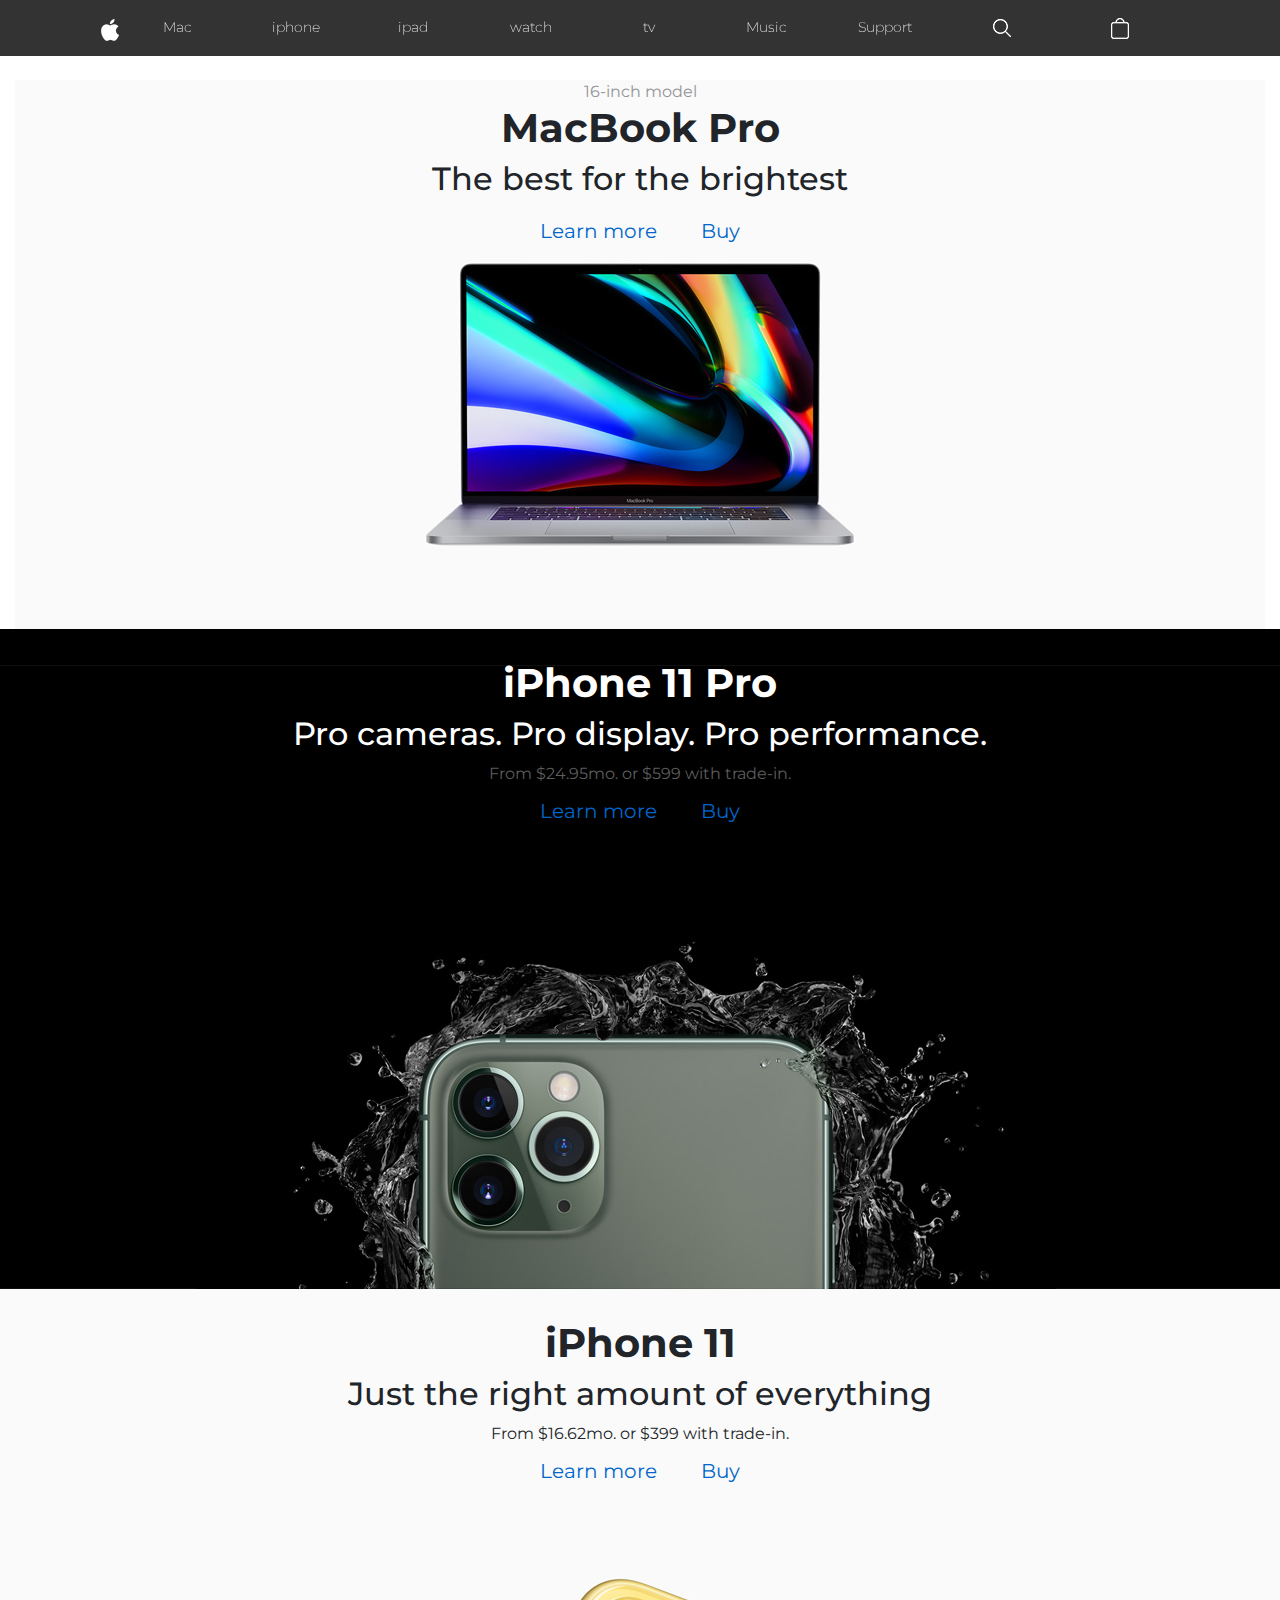
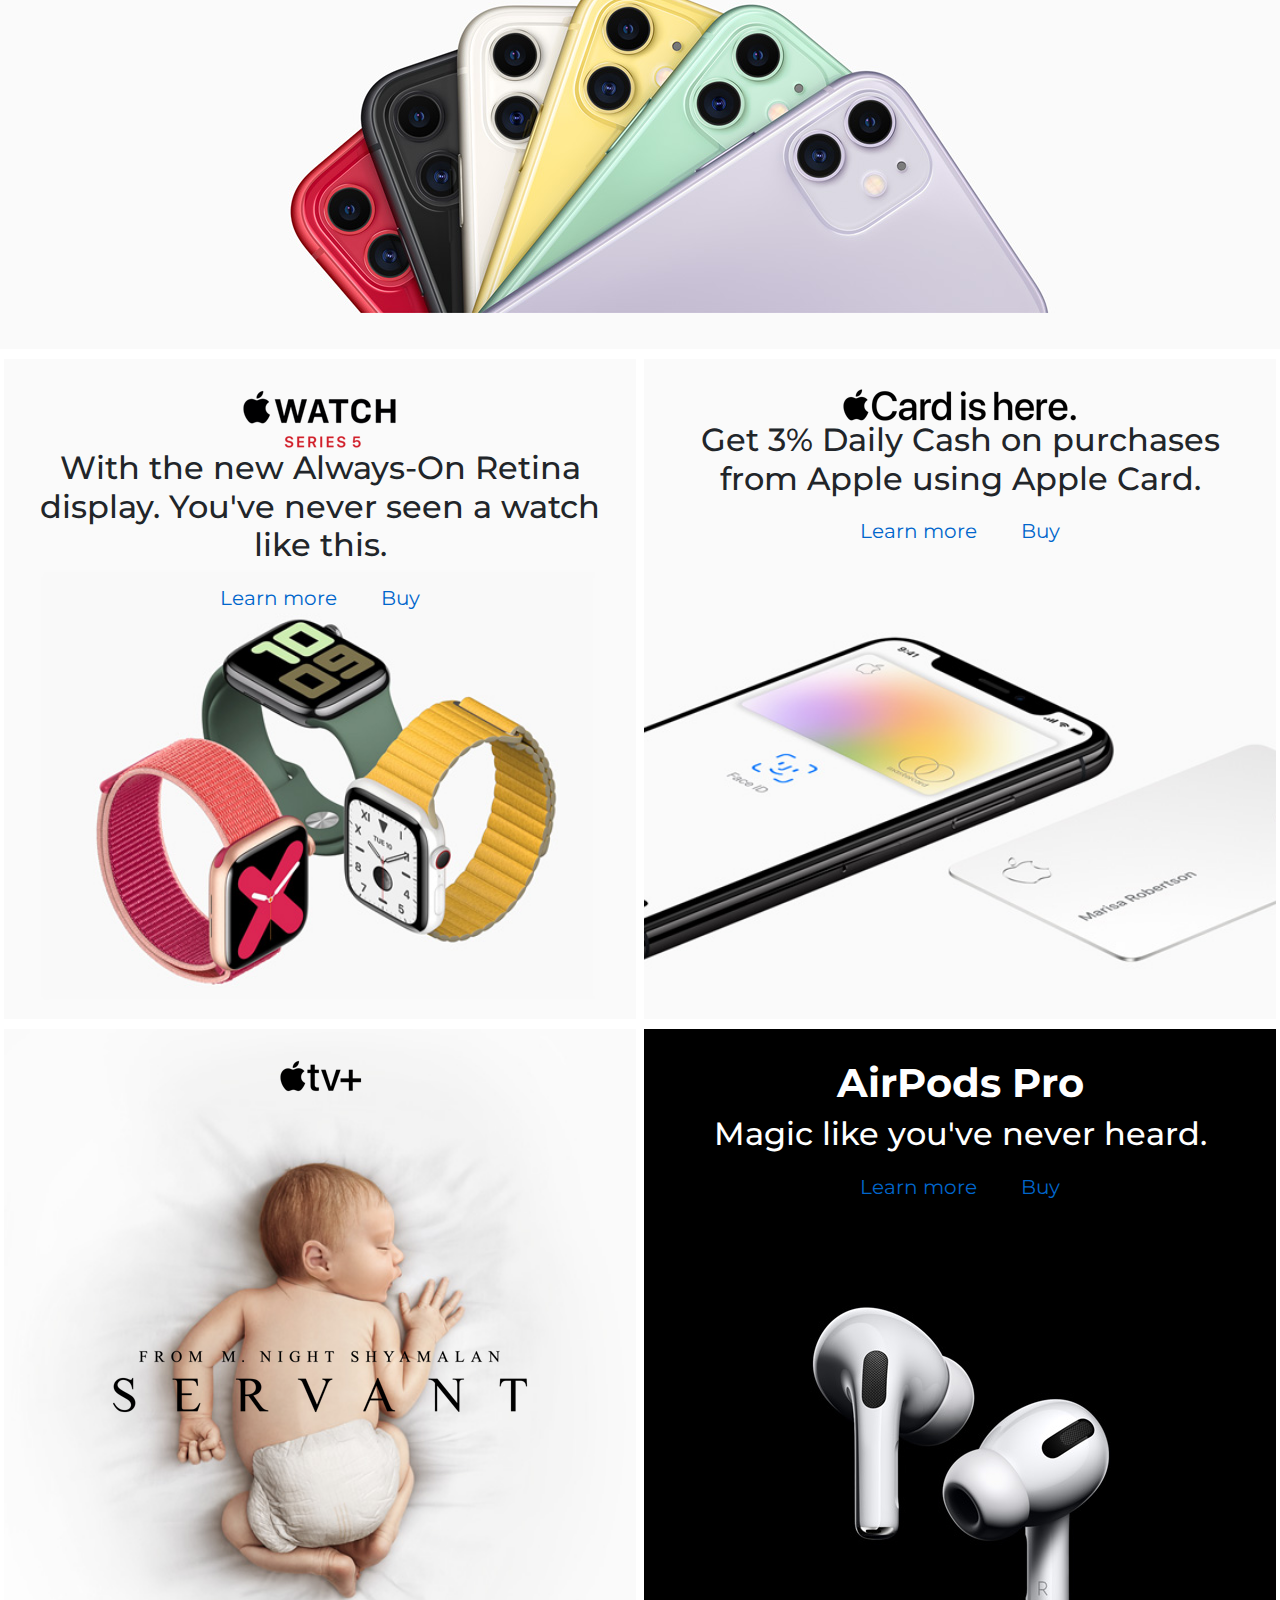
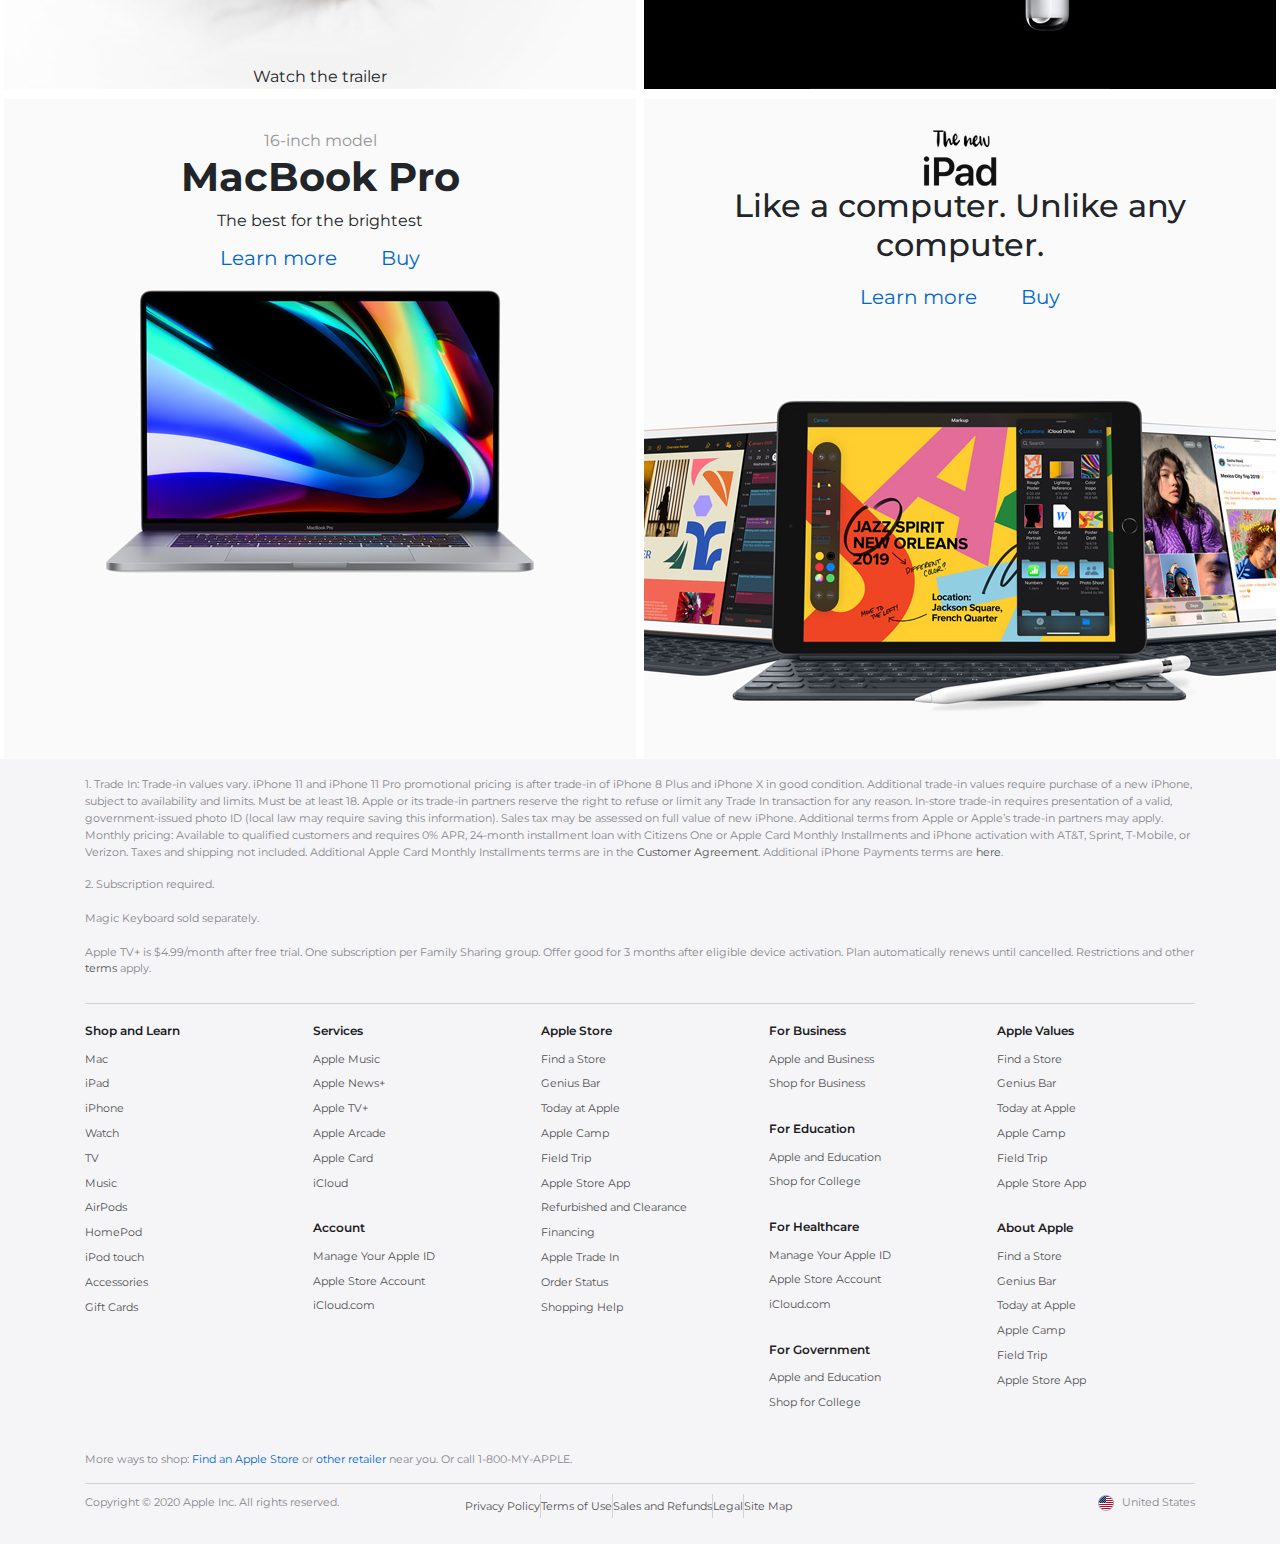
<file: index.html>
<!DOCTYPE html>
<html>
  <head>
    <title>Apple Responsive Replica</title>

    <!-- Some meta tags -->
    <meta charset="utf-8" />
    <meta
      name="viewport"
      content="width=device-width, initial-scale=1, shrink-to-fit=no"
    />
    <meta name="title" content="Apple Responsive Replica" />
    <meta
      name="description"
      content="A responsive replica of Apple's website"
    />
    <link rel='icon' href='images/icons/favicon.ico' type='image/x-icon'/ >

    <!-- Link to the Font-Awesome Font -->
    <link
      rel="stylesheet"
      href="https://maxcdn.bootstrapcdn.com/font-awesome/4.6.2/css/font-awesome.min.css"
    />

    <!-- Link to Montserrat font from Google Fonts-->
    <link
      href="https://fonts.googleapis.com/css?family=Montserrat:200,200i,300,300i,400,600,600i,700,700i,800,800i,900,900i&display=swap"
      rel="stylesheet"
    />

    <!-- Styles -->
    <!-- Bootstrap Styles -->
    <link rel="stylesheet" type="text/css" href="css/bootstrap.css" />
    <!-- Custom Styles -->
    <link rel="stylesheet" type="text/css" href="css/styles.css" />
  </head>
  <body>
    <!-- Header navigation -->
    <div class="nav-wrapper fixed-top">
      <div class="container">
        <nav class="navbar navbar-toggleable-sm navbar-expand-md">
          <button
            class="navbar-toggler navbar-toggler-right"
            type="button"
            data-toggle="collapse"
            data-target=".navbar-collapse"
          >
            ☰
          </button>
          <a class="navbar-brand mx-auto" href="#"
            ><img src="images/icons/logo-sm.png"
          /></a>

          <div class="navbar-collapse collapse">
            <ul class="navbar-nav nav-justified w-100 nav-fill">
              <li class="nav-item">
                <a class="nav-link js-scroll-trigger" href="/mac/">Mac</a>
              </li>
              <li class="nav-item">
                <a class="nav-link js-scroll-trigger" href="#">iphone</a>
              </li>
              <li class="nav-item">
                <a class="nav-link js-scroll-trigger" href="#">ipad</a>
              </li>
              <li class="nav-item">
                <a class="nav-link js-scroll-trigger" href="#">watch</a>
              </li>
              <li class="nav-item">
                <a class="nav-link js-scroll-trigger" href="#">tv</a>
              </li>
              <li class="nav-item">
                <a class="nav-link js-scroll-trigger" href="#">Music</a>
              </li>
              <li class="nav-item">
                <a class="nav-link js-scroll-trigger" href="#">Support</a>
              </li>
              <li class="nav-item">
                <a class="nav-link js-scroll-trigger" href="/search/"
                  ><img src="images/icons/search-icon-sm.png"
                /></a>
              </li>
              <li class="nav-item">
                <a class="nav-link js-scroll-trigger" href="/cart/"
                  ><img src="images/icons/cart-sm.png"
                /></a>
              </li>
            </ul>
          </div>
        </nav>
      </div>
    </div>

    <!-- Your code goes in here -->
    <!--  -->
    <section class="first-wrapper container-fluid">
      <div class="text-center">
        <div class="gray-color">16-inch model</div>
        <div class="h1 font-weight-bold">MacBook Pro</div>
        <div class="h2">The best for the brightest</div>
        <div class="learn-more-links">
          <ul class="list-unstyled">
            <li><a href="#">Learn more</a></li>
            <li><a href="#">Buy</a></li>
          </ul>
        </div>
        <div>
          <img src="images/home/macbook-pro.jpg" alt="" />
        </div>
      </div>
    </section>
    <section class="second-wrapper container-fluid">
      <div class="text-center">
        <div class="h1 font-weight-bold text-white">iPhone 11 Pro</div>
        <div class="h2 text-white">
          Pro cameras. Pro display. Pro performance.
        </div>
        <div class="price-wrapper">From $24.95mo. or $599 with trade-in.</div>
        <div class="learn-more-links">
          <ul class="list-unstyled">
            <li><a href="#">Learn more</a></li>
            <li><a href="#">Buy</a></li>
          </ul>
        </div>
      </div>
    </section>
    <section class="third-wrapper container-fluid">
      <div class="text-center">
        <div class="h1 font-weight-bold">iPhone 11</div>
        <div class="h2">Just the right amount of everything</div>
        <div>From $16.62mo. or $399 with trade-in.</div>
        <div class="learn-more-links">
          <ul class="list-unstyled">
            <li><a href="#">Learn more</a></li>
            <li><a href="#">Buy</a></li>
          </ul>
        </div>
      </div>
    </section>
    <section class="forth-wrapper">
      <div class="container-fluid">
        <div class="row text-center">
          <div class="col-lg left-side-wrapper mx-1">
            <div><img src="images/icons/watch-series5-logo.png" alt="" /></div>
            <div class="moto-wrapper h2">
              With the new Always-On Retina display. You've never seen a watch
              like this.
            </div>
            <div class="learn-more-links">
              <ul class="list-unstyled">
                <li><a href="#">Learn more</a></li>
                <li><a href="#">Buy</a></li>
              </ul>
            </div>
          </div>
          <div class="col-lg right-side-wrapper mx-1">
            <div><img src="images/icons/apple-card-logo.png" alt="" /></div>
            <div class="h2">
              Get 3% Daily Cash on purchases from Apple using Apple Card.
            </div>
            <div class="learn-more-links">
              <ul class="list-unstyled">
                <li><a href="#">Learn more</a></li>
                <li><a href="#">Buy</a></li>
              </ul>
            </div>
          </div>
        </div>
      </div>
    </section>
    <section class="fifth-wrapper">
      <div class="container-fluid">
        <div class="row text-center">
          <div class="col-lg left-side-wrapper mx-1">
            <div><img src="images/icons/apple-tv-logo.png" alt="" /></div>
            <div>
              <img src="images/icons/servant-logo.png" alt="" />
            </div>
            <div class="text-bg-info">Watch the trailer</div>
          </div>
          <div class="col-lg right-side-wrapper mx-1">
            <div class="h1 font-weight-bold text-white">AirPods Pro</div>
            <div class="h2 text-white">Magic like you've never heard.</div>
            <div class="learn-more-links">
              <ul class="list-unstyled">
                <li><a href="#">Learn more</a></li>
                <li><a href="#">Buy</a></li>
              </ul>
            </div>
          </div>
        </div>
      </div>
    </section>

    <section class="sixth-wrapper">
      <div class="container-fluid">
        <div class="row text-center">
          <div class="left-side-wrapper col-lg mx-1">
            <div class="gray-color">16-inch model</div>
            <div class="h1 font-weight-bold">MacBook Pro</div>
            <div h2>The best for the brightest</div>
            <div class="learn-more-links">
              <ul class="list-unstyled">
                <li><a href="#">Learn more</a></li>
                <li><a href="#">Buy</a></li>
              </ul>
            </div>
            <div>
              <img src="images/home/macbook-pro.jpg" alt="" />
            </div>
          </div>
          <div class="right-side-wrapper col-lg mx-1">
            <div><img src="images/icons/new-ipad-logo.png" alt="" /></div>
            <div class="h2">Like a computer. Unlike any computer.</div>
            <div class="learn-more-links">
              <ul class="list-unstyled">
                <li><a href="#">Learn more</a></li>
                <li><a href="#">Buy</a></li>
              </ul>
            </div>
          </div>
        </div>
      </div>
    </section>

    <!-- Footer section stats here -->
    <footer class="footer-wrapper">
      <div class="container">
        <div class="upper-text-container">
          <p>
            1. Trade In: Trade‑in values vary. iPhone 11 and iPhone 11 Pro
            promotional pricing is after trade‑in of iPhone 8 Plus and iPhone X
            in good condition. Additional trade‑in values require purchase of a
            new iPhone, subject to availability and limits. Must be at least 18.
            Apple or its trade-in partners reserve the right to refuse or limit
            any Trade In transaction for any reason. In‑store trade‑in requires
            presentation of a valid, government-issued photo ID (local law may
            require saving this information). Sales tax may be assessed on full
            value of new iPhone. Additional terms from Apple or Apple’s trade-in
            partners may apply. Monthly pricing: Available to qualified
            customers and requires 0% APR, 24-month installment loan with
            Citizens One or Apple Card Monthly Installments and iPhone
            activation with AT&T, Sprint, T-Mobile, or Verizon. Taxes and
            shipping not included. Additional Apple Card Monthly Installments
            terms are in the
            <a
              href="https://www.goldmansachs.com/terms-and-conditions/Apple-Card-Customer-Agreement.pdf"
              target="_blank"
            >
              Customer Agreement</a
            >. Additional iPhone Payments terms are
            <a
              href="https://www.apple.com/legal/sales-support/iphoneinstallments_us/"
            >
              here</a
            >.
          </p>
          <p>
            2. Subscription required.<br /><br />
            Magic Keyboard sold separately.<br /><br />
            Apple TV+ is $4.99/month after free trial. One subscription per
            Family Sharing group. Offer good for 3 months after eligible device
            activation. Plan automatically renews until cancelled. Restrictions
            and other <a href="https://www.apple.com/promo/">terms </a> apply.
          </p>
        </div>
        <div class="footer-links-wrapper row">
          <div class="links-wrapper-1 col-sm-12 col-md">
            <h3>Shop and Learn</h3>
            <ul>
              <li><a href="#">Mac</a></li>
              <li><a href="#">iPad</a></li>
              <li><a href="#">iPhone</a></li>
              <li><a href="#">Watch</a></li>
              <li><a href="#">TV</a></li>
              <li><a href="#">Music</a></li>
              <li><a href="#">AirPods</a></li>
              <li><a href="#">HomePod</a></li>
              <li><a href="#">iPod touch</a></li>
              <li><a href="#">Accessories</a></li>
              <li><a href="#">Gift Cards</a></li>
            </ul>
          </div>
          <div class="links-wrapper-2 col-sm-12 col-md">
            <h3>Services</h3>
            <ul>
              <li><a href="#">Apple Music</a></li>
              <li><a href="#">Apple News+</a></li>
              <li><a href="#">Apple TV+</a></li>
              <li><a href="#">Apple Arcade</a></li>
              <li><a href="#">Apple Card</a></li>
              <li><a href="#">iCloud</a></li>
            </ul>
            <h3>Account</h3>
            <ul>
              <li><a href="#">Manage Your Apple ID</a></li>
              <li><a href="#">Apple Store Account</a></li>
              <li><a href="#">iCloud.com</a></li>
            </ul>
          </div>
          <div class="links-wrapper-3 col-sm-12 col-md">
            <h3>Apple Store</h3>
            <ul>
              <li><a href="#">Find a Store</a></li>
              <li><a href="#">Genius Bar</a></li>
              <li><a href="#">Today at Apple</a></li>
              <li><a href="#">Apple Camp</a></li>
              <li><a href="#">Field Trip</a></li>
              <li><a href="#">Apple Store App</a></li>
              <li><a href="#">Refurbished and Clearance</a></li>
              <li><a href="#">Financing</a></li>
              <li><a href="#">Apple Trade In</a></li>
              <li><a href="#">Order Status</a></li>
              <li><a href="#">Shopping Help</a></li>
            </ul>
          </div>
          <div class="links-wrapper-4 col-sm-12 col-md">
            <h3>For Business</h3>
            <ul>
              <li><a href="#">Apple and Business</a></li>
              <li><a href="#">Shop for Business</a></li>
            </ul>
            <h3>For Education</h3>
            <ul>
              <li><a href="#">Apple and Education</a></li>
              <li><a href="#">Shop for College</a></li>
            </ul>
            <h3>For Healthcare</h3>
            <ul>
              <li><a href="#">Manage Your Apple ID</a></li>
              <li><a href="#">Apple Store Account</a></li>
              <li><a href="#">iCloud.com</a></li>
            </ul>
            <h3>For Government</h3>
            <ul>
              <li><a href="#">Apple and Education</a></li>
              <li><a href="#">Shop for College</a></li>
            </ul>
          </div>
          <div class="links-wrapper-5 col-sm-12 col-md">
            <h3>Apple Values</h3>
            <ul>
              <li><a href="#">Find a Store</a></li>
              <li><a href="#">Genius Bar</a></li>
              <li><a href="#">Today at Apple</a></li>
              <li><a href="#">Apple Camp</a></li>
              <li><a href="#">Field Trip</a></li>
              <li><a href="#">Apple Store App</a></li>
            </ul>
            <h3>About Apple</h3>
            <ul>
              <li><a href="#">Find a Store</a></li>
              <li><a href="#">Genius Bar</a></li>
              <li><a href="#">Today at Apple</a></li>
              <li><a href="#">Apple Camp</a></li>
              <li><a href="#">Field Trip</a></li>
              <li><a href="#">Apple Store App</a></li>
            </ul>
          </div>
        </div>
        <div class="my-apple-wrapper">
          More ways to shop: <a href="#">Find an Apple Store</a> or
          <a href="#">other retailer</a> near you. Or call 1-800-MY-APPLE.
        </div>
        <div class="copyright-wrapper row">
          <div
            class="copyright col-sm-12 order-2 col-md-8 order-md-1 col-lg-4 order-lg-1"
          >
            Copyright &copy; 2020 Apple Inc. All rights reserved.
          </div>
          <div class="footer-links-terms col-sm-12 order-3 col-lg-6 order-lg-2">
            <ul>
              <li><a href="#">Privacy Policy</a></li>
              <li><a href="#">Terms of Use</a></li>
              <li><a href="#">Sales and Refunds</a></li>
              <li><a href="#">Legal</a></li>
              <li><a href="#">Site Map</a></li>
            </ul>
          </div>
          <div
            class="footer-country col-sm-12 order-1 col-md-4 order-md-2 text-md-right col-lg-2 order-lg-3"
          >
            <div class="flag-wrapper"><img src="images/icons/16.png" /></div>
            <div class="footer-country-name">United States</div>
          </div>
        </div>
      </div>
    </footer>
    <!-- Footer section ends here -->

    <!-- Javascript -->

    <!-- jQuery -->
    <script src="https://ajax.googleapis.com/ajax/libs/jquery/3.4.1/jquery.min.js"></script>

    <!-- Bootsrap JS -->
    <script src="js/bootstrap.js"></script>
  </body>
</html>
</file>
<file: css/styles.css>
/* General Styling*/
body {
  font-family: "Montserrat", sans-serif;
}
a {
  color: #06c;
}
img {
  max-width: 100%;
}
.white {
  color: #fff;
}
.black {
  color: #1d1d1f;
}
.grey {
  color: #86868b;
}
.top-50 {
  margin-top: 50px;
}
.top-100 {
  margin-top: 100px;
}
/* Header Style */
.nav-wrapper {
  background: rgba(0, 0, 0, 0.8);
  font-size: 0.85em;
  font-weight: 200;
}
.nav-wrapper ul li a {
  color: #fff;
}
.navbar-toggler {
  color: #fff;
}
.nav-item {
  text-align: left !important;
  padding: 4px 0;
  border-bottom: 1px solid #4b4b4b;
}

/* Footer Styling */
.footer-wrapper {
  background-color: #f5f5f7;
  color: #86868b;
  font-size: 0.7em;
}
.footer-wrapper ul {
  list-style: none;
  padding-bottom: 10px;
  padding-inline-start: 0px;
}
.footer-wrapper ul a {
  color: #515154;
}
.my-apple-wrapper {
  padding-bottom: 15px;
  margin-top: 10px;
}
.copyright {
  margin-top: 15px;
}
.footer-country {
  margin-top: 8px;
}
.flag-wrapper {
  display: inline-block;
  vertical-align: middle;
  padding-right: 5px;
}
.footer-country-name {
  display: inline-block;
  vertical-align: middle;
}
.footer-links-terms ul {
  display: flex;
}
.footer-links-terms ul li {
  padding: 0 10px;
  border-right: 1px solid #d2d2d7;
}
.footer-links-terms ul li:first-child {
  padding-left: 0;
}
.footer-links-terms ul li:last-child {
  border-right: 0;
}

.footer-links-wrapper h3 {
  font-size: 12px;
  font-weight: 600;
  color: #1d1d1f;
}
.footer-wrapper ul li {
  padding: 4px 0;
}
.upper-text-container {
  border-bottom: 1px solid #d2d2d7;
  padding: 17px 0 10px;
  margin-bottom: 20px;
}
.upper-text-container a {
  color: #515154;
}

/*Media Query*/
/* Footer */
@media (max-width: 768px) {
  .footer-links-wrapper ul {
    display: none;
  }
  .footer-links-wrapper h3 {
    padding: 10px 0;
    border-bottom: 1px solid #ccc;
  }
  .footer-links-wrapper h3:after {
    font-family: "FontAwesome";
    content: "\f067";
    padding-left: 10px;
    position: absolute;
    right: 25px;
  }
}
@media (min-width: 768px) {
  /*Nav bar*/
  .nav-item {
    text-align: center !important;
    padding: 0;
    border-bottom: 0px;
  }
  /*Footer styling*/
  .my-apple-wrapper {
    border-bottom: 1px solid #d2d2d7;
  }
}
@media (min-width: 992px) {
  /*Footer styling*/
  .copyright {
    margin-top: 10px;
  }
  .footer-country {
    margin-top: 10px;
  }
  .footer-links-terms {
    margin-top: 10px;
  }
}

/* first-wrapper */

.first-wrapper > div {
  margin-top: 80px;
  background-color: #fafafa;
}
.gray-color {
  color: #949497;
}
.learn-more-links {
  width: 200px;
  margin: auto;
  font-size: 20px;
  padding-top: 10px;
}
.learn-more-links > ul {
  display: flex;
  justify-content: space-between;
}
.second-wrapper {
  height: 660px;
  padding-top: 30px;
  background-color: #000;
  background-image: url(../images/home/iphone11-pro-bg.jpg);
  background-position: bottom;
  background-repeat: no-repeat;
}

.price-wrapper {
  color: rgb(93, 93, 93);
}
.third-wrapper {
  height: 660px;
  padding-top: 30px;
  background-color: #fafafa;
  background-image: url(../images/home/iphone11-bg.jpg);
  background-position-x: center;
}
.left-side-wrapper {
  height: 660px;
  margin-top: 10px;
  padding-top: 30px;
  background-position-x: center;
}
.right-side-wrapper {
  height: 660px;
  margin-top: 10px;
  padding-top: 30px;
  background-position-x: center;
}
.forth-wrapper .left-side-wrapper {
  background-color: #fafafa;
  background-image: url(../images/home/watch-series-5.jpg);
  background-size: cover;
}
.forth-wrapper .right-side-wrapper {
  background-color: #fafafa;
  background-image: url(../images/home/apple-card.jpg);
  background-size: cover;
}

.fifth-wrapper .left-side-wrapper {
  background-image: url(../images/home/apple-tv-background.jpg);
  background-position: center;
  background-size: cover;
  display: flex;
  flex-direction: column;
  justify-content: space-between;
}
.fifth-wrapper .right-side-wrapper {
  background-color: #000;
  background-image: url(../images/home/air-pods.jpg);
  background-repeat: no-repeat;
  background-position: bottom;
}
.sixth-wrapper .left-side-wrapper {
  background-color: #fafafa;
}
.sixth-wrapper .right-side-wrapper {
  background-color: #fafafa;
  background-image: url(../images/home/new-ipad.jpg);
  background-position: bottom;
  background-repeat: no-repeat;
}
</file>
